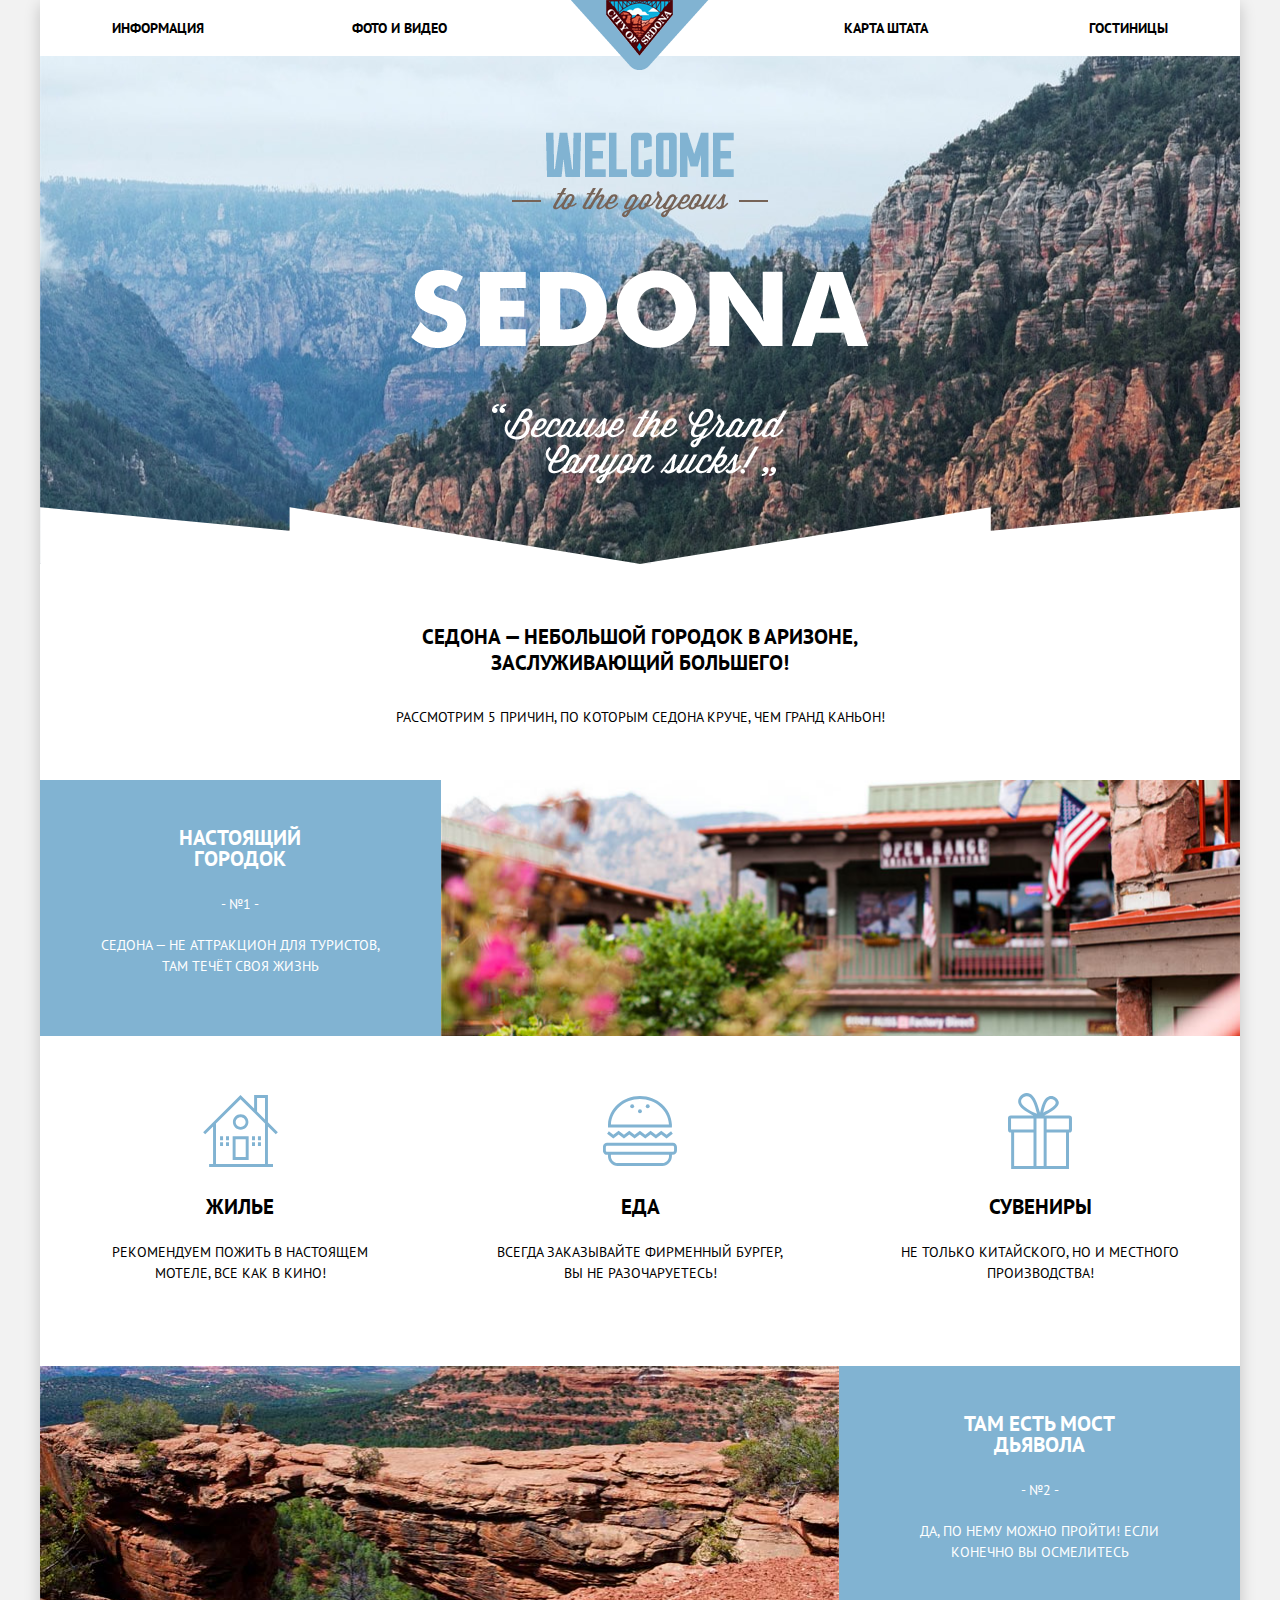
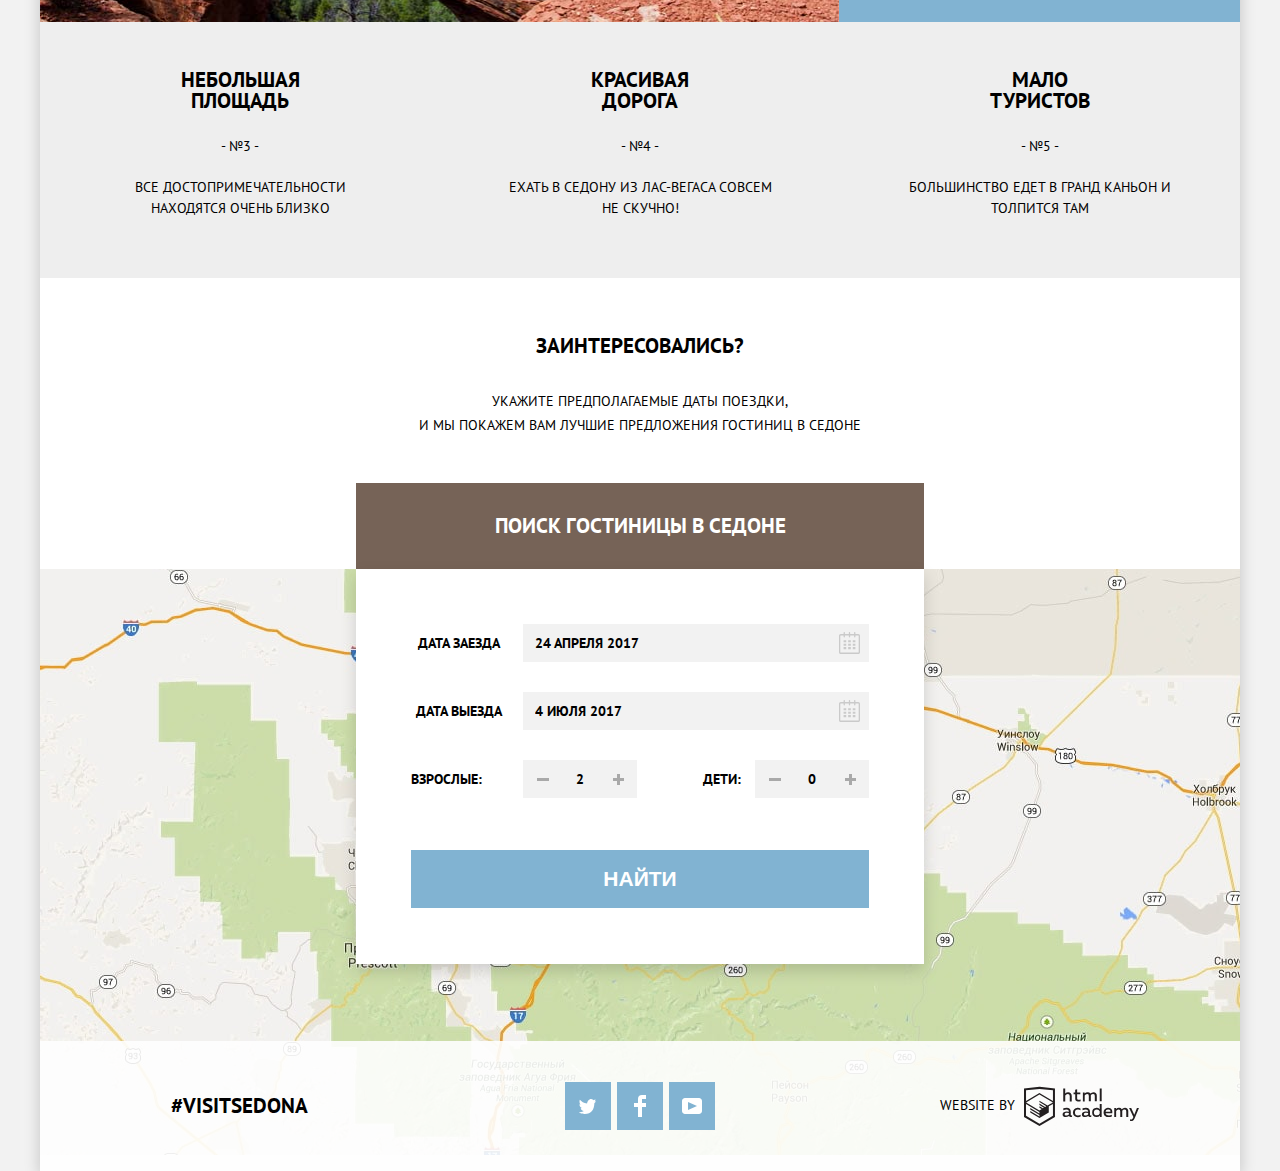
<file: index.html>
<!DOCTYPE html>
<html lang="ru">
<head>
  <meta charset="utf-8">
  <title>HTML Academy: Седона</title>
  <link href="https://fonts.googleapis.com/css?family=PT+Sans:400,700&amp;subset=cyrillic" rel="stylesheet">
  <link rel="stylesheet" href="css/normalize.css">
  <link rel="stylesheet" href="css/style.css">
</head>
<body>
  <div class="container">
    <header class="wrapper">
      <nav class="main-navigation">
        <ul class="navigation-left">
          <li><a href="info.html">Информация</a></li>
          <li><a href="#">Фото и видео</a></li>
        </ul>
        <ul class="navigation-right">
          <li><a href="state-map.html">Карта Штата</a></li>
          <li><a href="hotels.html">Гостиницы</a></li>
        </ul>
      </nav>
      <div class="header-logo">
        <a class="main-header-logo" href="index.html">
          <img src="img/logo.png" width="138" height="70" alt="Логотип сайта">
        </a>
      </div>
    </header>
    <main>
      <h1 class="visually-hidden">Добро пожаловать в Седону</h1>
      <section class="intro">
        <h2 class="visually-hidden">Город Седона</h2>
      </section>
      <section class="intro-image">
        <h3>Седона — небольшой городок в Аризоне,<br> зaслуживающий большего!</h3>
        <p>Рассмотрим 5 причин, по которым Седона круче, чем Гранд каньон!</p>
      </section>
      <section class="reasons">
        <p class="visually-hidden">Достопримечательности Седоны</p>
        <div class="reasons-item item-color">
          <h3 class="reasons-title">Настоящий <br>городок</h3>
          <span>- №1 -</span>
          <p>Седона — не аттракцион для туристов,<br> там течёт своя жизнь</p>
        </div>
        <div class="reasons-photo">
          <img src="img/index_town.jpg" alt="Настоящий городок" width="800" height="400">
        </div>
      </section>
      <section class="reasons-name">
        <div class="reasons-icon">
          <h3>Жилье</h3>
          <p>Рекомендуем пожить в настоящем мотеле, все как в кино!</p>
        </div>
        <div class="reasons-icon">
          <h3>Еда</h3>
          <p>Всегда заказывайте фирменный бургер, вы не разочаруетесь!</p>
        </div>
        <div class="reasons-icon">
          <h3>Сувениры</h3>
          <p>Не только китайского, но и местного производства!</p>
        </div>
      </section>
      <section class="reasons">
        <div class="reasons-photo">
          <img src="img/index_bridge.jpg" alt="Там есть Мост дьявола" width="800" height="400">
        </div>
        <div class="reasons-item item-color">
          <h3>Там есть Мост дьявола</h3>
          <span>- №2 -</span>
          <p>Да, по нему можно пройти! Если конечно вы осмелитесь</p>
        </div>
      </section>
      <section class="reasons">
        <div class="reasons-item">
          <h3>Небольшая<br> площадь</h3>
          <span>- №3 -</span>
          <p>Все достопримечательности находятся очень близко</p>
        </div>
        <div class="reasons-item">
          <h3>Красивая<br> дорога</h3>
          <span>- №4 -</span>
          <p>Ехать в Седону из Лас-вегаса совсем не скучно!</p>
        </div>
        <div class="reasons-item">
          <h3>Мало<br> туристов</h3>
          <span>- №5 -</span>
          <p>Большинство едет в гранд каньон и толпится там</p>
        </div>
      </section>
      <section class="finder">
        <h3 class="search">Заинтересовались?</h3>
        <p>Укажите предполагаемые даты поездки,<br> и мы покажем вам лучшие предложения гостиниц в Седоне</p>
        <button class="button switch-button" type="button">Поиск гостиницы в Седоне</button>
      </section>
      <section class="hotel-search">
        <form action="/echo" method="post" class="hotel-search-form">
         <p class="date">
          <label for="date_from">Дата заезда</label>
          <input class="date_to" type="text" id="date_from" value="24 апреля 2017">
          <button class="date-icon" type="button">
            <span class="visually-hidden">Выбрать дату</span>
            <svg xmlns="http://www.w3.org/2000/svg" width="21" height="22" viewBox="0 0 21 22">
              <path fill="#cacaca" d="M19.251 2.025h-2.845V.648c0-.381-.294-.689-.656-.689-.363 0-.656.308-.656.689v1.377h-3.938V.648c0-.381-.294-.689-.655-.689-.363 0-.657.308-.657.689v1.377H5.906V.648c0-.381-.294-.689-.656-.689-.363 0-.657.308-.657.689v1.377H1.75C.784 2.025 0 2.847 0 3.862v16.302C0 21.179.784 22 1.75 22h17.501c.966 0 1.749-.821 1.749-1.836V3.862c0-1.015-.783-1.837-1.749-1.837zm.437 18.139a.448.448 0 0 1-.437.459H1.75a.45.45 0 0 1-.438-.459V3.862a.45.45 0 0 1 .438-.459h2.844v1.378c0 .381.294.689.657.689.362 0 .656-.308.656-.689V3.403h3.938v1.378c0 .381.294.689.657.689.361 0 .655-.308.655-.689V3.403h3.938v1.378c0 .381.293.689.656.689.362 0 .656-.308.656-.689V3.403h2.845c.241 0 .437.206.437.459v16.302z"/>
              <path fill="#cacaca" d="M4.594 8.225h2.625v2.066H4.594zM4.594 11.668h2.625v2.067H4.594zM4.594 15.112h2.625v2.066H4.594zM9.188 15.112h2.625v2.066H9.188zM9.188 11.668h2.625v2.067H9.188zM9.188 8.225h2.625v2.066H9.188zM13.781 15.112h2.625v2.066h-2.625zM13.781 11.668h2.625v2.067h-2.625zM13.781 8.225h2.625v2.066h-2.625z"/>
            </svg>
          </button>
        </p>
        <p class="date">
          <label for="data_to">Дата выезда</label>
          <input class="date_to" type="text" id="data_to" value="4 июля 2017">
          <button class="date-icon" type="button">
            <span class="visually-hidden">Выбрать дату</span>
            <svg xmlns="http://www.w3.org/2000/svg" width="21" height="22" viewBox="0 0 21 22">
              <path fill="#cacaca" d="M19.251 2.025h-2.845V.648c0-.381-.294-.689-.656-.689-.363 0-.656.308-.656.689v1.377h-3.938V.648c0-.381-.294-.689-.655-.689-.363 0-.657.308-.657.689v1.377H5.906V.648c0-.381-.294-.689-.656-.689-.363 0-.657.308-.657.689v1.377H1.75C.784 2.025 0 2.847 0 3.862v16.302C0 21.179.784 22 1.75 22h17.501c.966 0 1.749-.821 1.749-1.836V3.862c0-1.015-.783-1.837-1.749-1.837zm.437 18.139a.448.448 0 0 1-.437.459H1.75a.45.45 0 0 1-.438-.459V3.862a.45.45 0 0 1 .438-.459h2.844v1.378c0 .381.294.689.657.689.362 0 .656-.308.656-.689V3.403h3.938v1.378c0 .381.294.689.657.689.361 0 .655-.308.655-.689V3.403h3.938v1.378c0 .381.293.689.656.689.362 0 .656-.308.656-.689V3.403h2.845c.241 0 .437.206.437.459v16.302z"/>
              <path fill="#cacaca" d="M4.594 8.225h2.625v2.066H4.594zM4.594 11.668h2.625v2.067H4.594zM4.594 15.112h2.625v2.066H4.594zM9.188 15.112h2.625v2.066H9.188zM9.188 11.668h2.625v2.067H9.188zM9.188 8.225h2.625v2.066H9.188zM13.781 15.112h2.625v2.066h-2.625zM13.781 11.668h2.625v2.067h-2.625zM13.781 8.225h2.625v2.066h-2.625z"/>
            </svg>
          </button>
        </p>
        <div class="sum adults">
          <label for="adults-sum-field">Взрослые:</label>
          <span class="minus">
            <button type="button"><span class="visually-hidden">Уменьшить</span></button>
          </span>
          <input class="sum_field" id="adults-sum-field" type="text" name="adults-sum" value="2" readonly>
          <span class="plus">
            <button type="button"><span class="visually-hidden">Увеличить</span></button>
          </span>
        </div>
        <div class="sum children">
          <label for="children-sum-field">Дети:</label>
          <span class="minus">
            <button type="button"><span class="visually-hidden">Уменьшить</span></button>
          </span>
          <input class="sum_field" id="children-sum-field" type="text" name="children-sum" value="0" readonly>
          <span class="plus">
            <button type="button"><span class="visually-hidden">Увеличить</span></button>
          </span>
        </div>
        <button class="button" type="submit">Найти</button>
      </form>
    </section>
    <iframe class="hotels-map" src="https://www.google.com/maps/embed?pb=!1m18!1m12!1m3!1d498354.14711935143!2d-112.0432260065006!3d34.85775535810995!2m3!1f0!2f0!3f0!3m2!1i1024!2i768!4f13.1!3m3!1m2!1s0x872da132f942b00d%3A0x5548c523fa6c8efd!2z0KHQtdC00L7QvdCwLCDQkNGA0LjQt9C-0L3QsCA4NjMzNiwg0KHQqNCQ!5e0!3m2!1sru!2sru!4v1504688934348" width="1200" height="600" style="border:0" allowfullscreen>
    </iframe>
  </main>
  <footer class="main-footer">
    <div class="page-footer">
      <div class="visitsedona-link">
        <a href="#">#visitsedona</a>
      </div>
      <div class="footer-social">
        <ul>
          <li>
            <a class="social-button" href="#">
              <span class="visually-hidden">twitter</span>
              <svg xmlns="http://www.w3.org/2000/svg" xmlns:xlink="http://www.w3.org/1999/xlink" width="17" height="15" viewBox="0 0 17 15">
                <path fill="#fff" d="M10.95.144c1.685-.496 2.984.27 3.577 1.179.673-.231 1.331-.481 2.011-.708a2.345 2.345 0 0 1-.857 1.768c.685.17 1.304-.491 1.304-.491-.169 1-1.006 1.788-1.563 2.024-.231 6.75-3.175 11.217-10.077 11.082h-.446c-.41 0-4.164-.46-4.898-1.887 2.271.196 3.893-.422 4.693-1.177-.96-.3-2.679-.477-2.979-2.95.349.106.564.228 1.19.119C1.705 8.247.374 7.53.448 5.33c.285.328 1.067.536 1.34.472C1.085 5.561-.182 2.442.894.85c1.818 1.854 3.735 3.606 7.152 3.773C8.254 2.33 9.183.793 10.95.144z"/>
              </svg>
            </a>
          </li>
          <li>
            <a class="social-button" href="#">
              <span class="visually-hidden">facebook</span>
              <svg xmlns="http://www.w3.org/2000/svg" width="12" height="22" viewBox="0 0 12 22">
                <path fill="#fff" d="M12 4V0H8a4 4 0 0 0-4 4v4H0v4h4v10h4V12h4V8H8V4h4z"/>
              </svg>
            </a>
          </li>
          <li>
            <a class="social-button" href="#">
              <span class="visually-hidden">youtube</span>
              <svg xmlns="http://www.w3.org/2000/svg" xmlns:xlink="http://www.w3.org/1999/xlink" width="20" height="16" viewBox="0 0 20 16">
                <path fill="#FFF" d="M17 0H3C1.35 0 0 1.35 0 3v10c0 1.65 1.35 3 3 3h14c1.65 0 3-1.35 3-3V3c0-1.65-1.35-3-3-3zM6.027 11.998V4.002L15.014 8l-8.987 3.998z"/>
              </svg>
            </a>
          </li>
        </ul>
      </div>
      <div class="footer-copyright">
        <p>
          website by
          <a class="academy-logo" href="https://htmlacademy.ru/intensive/htmlcss">
            <span class="visually-hidden">HTML Academy</span>
            <svg width="115" height="41" xmlns="http://www.w3.org/2000/svg" viewBox="0 0 108.08 36.85">
              <path d="M44.61,26.88a2,2,0,0,0,.55-0.1v1.33a3.25,3.25,0,0,1-1.18.21,1.67,1.67,0,0,1-1.67-1,4.84,4.84,0,0,1-3.14,1.08c-1.51,0-2.91-.83-2.91-2.55,0-2.13,2-2.79,3.71-2.79a11.08,11.08,0,0,1,2.17.25v-0.3c0-1-.76-1.77-2.19-1.77a7.42,7.42,0,0,0-3,.64v-1.7a10.21,10.21,0,0,1,3.19-.55c2.36,0,3.81,1.12,3.81,3.65v3a0.54,0.54,0,0,0,.49.59h0.17Zm-6.44-1.13A1.35,1.35,0,0,0,39.63,27h0.11a3.39,3.39,0,0,0,2.41-1V24.58a9.72,9.72,0,0,0-1.81-.21c-1,0-2.16.33-2.16,1.38h0Zm12.36-6.11a5,5,0,0,1,2.57.64V22a4.08,4.08,0,0,0-2.3-.7,2.75,2.75,0,1,0,0,5.49,5,5,0,0,0,2.43-.64v1.71a6.27,6.27,0,0,1-2.76.57A4.21,4.21,0,0,1,46,24.51q0-.21,0-0.41a4.32,4.32,0,0,1,4.18-4.46h0.38Zm12.17,7.24a2,2,0,0,0,.55-0.1v1.33a3.25,3.25,0,0,1-1.18.21,1.67,1.67,0,0,1-1.67-1,4.84,4.84,0,0,1-3.14,1.08c-1.51,0-2.91-.83-2.91-2.55,0-2.13,2-2.79,3.71-2.79a11.08,11.08,0,0,1,2.17.25v-0.3c0-1-.76-1.77-2.19-1.77a7.42,7.42,0,0,0-3,.64v-1.7a10.21,10.21,0,0,1,3.19-.55c2.36,0,3.81,1.12,3.81,3.65v3a0.54,0.54,0,0,0,.49.59h0.17Zm-6.44-1.13A1.35,1.35,0,0,0,57.73,27h0.11a3.39,3.39,0,0,0,2.41-1V24.58a9.72,9.72,0,0,0-1.81-.21c-1.06,0-2.16.33-2.16,1.38h0ZM73,16V28.2H71.35V26.88a3.88,3.88,0,0,1-3.19,1.54,4.4,4.4,0,0,1,0-8.78,3.81,3.81,0,0,1,3,1.3V16H73Zm-4.53,5.22a2.76,2.76,0,1,0,0,5.52A2.86,2.86,0,0,0,71.15,25V23A2.91,2.91,0,0,0,68.49,21.27ZM79,19.64c3.31,0,4.46,2.68,3.92,5.09H76.7c0.21,1.5,1.67,2.11,3.19,2.11a6.11,6.11,0,0,0,2.64-.59v1.6a7.14,7.14,0,0,1-3,.57C77,28.42,74.78,27,74.78,24a4.18,4.18,0,0,1,4-4.39H79Zm0.09,1.54a2.28,2.28,0,0,0-2.44,2.1v0.06H81.3A2,2,0,0,0,79.13,21.18Zm5.73,7V19.87h1.65v1a3.81,3.81,0,0,1,2.78-1.27A2.86,2.86,0,0,1,91.89,21a4.12,4.12,0,0,1,2.91-1.33A3.06,3.06,0,0,1,98,23V28.2h-1.9V23.05a1.59,1.59,0,0,0-1.42-1.75H94.42a2.8,2.8,0,0,0-2.07,1.12V28.2h-1.9V23.05A1.59,1.59,0,0,0,89,21.31H88.8a3,3,0,0,0-2.21,1.29v5.63H84.86Zm21.31-8.33h1.9l-3.91,9.46c-0.9,2.17-2.09,2.86-3.35,2.86a4.76,4.76,0,0,1-1.1-.14V30.46a2.86,2.86,0,0,0,.85.12c0.9,0,1.58-.64,2.07-1.9l0.17-.42-4-8.4h2l2.86,6.29ZM38.73,1.46V6.22a3.81,3.81,0,0,1,2.7-1.14,3.25,3.25,0,0,1,3.44,3.4v5.15H43V8.72a1.81,1.81,0,0,0-1.61-2h-0.3a2.93,2.93,0,0,0-2.32,1.39v5.52h-1.9V1.46h1.9ZM49.94,2.31v3h3V6.91h-3v3.81c0,1.1.5,1.46,1.58,1.46a4.49,4.49,0,0,0,1.69-.33v1.6A6.8,6.8,0,0,1,51,13.8a2.55,2.55,0,0,1-2.86-2.74V6.89H46.58V5.26h1.5V2.74Zm5.4,11.31V5.28H57v1A3.81,3.81,0,0,1,59.77,5a2.86,2.86,0,0,1,2.6,1.33A4.12,4.12,0,0,1,65.28,5,3.06,3.06,0,0,1,68.44,8.4v5.21h-1.9V8.46a1.59,1.59,0,0,0-1.42-1.75H64.89a2.8,2.8,0,0,0-2.07,1.12v5.78h-1.9V8.46A1.59,1.59,0,0,0,59.5,6.71H59.27A3,3,0,0,0,57.06,8v5.63H55.34ZM71.17,1.45H73V13.6H71.17V1.45ZM14.71,0H14.55L0,1.54V28.21l14.55,8.66,14.55-8.66V1.54Zm12.5,27.1L14.55,34.64,1.9,27.12V16.18l12.59,7.5V25L5.86,19.9v1.31l8.68,5.21v1.39L5.87,22.65V24l8.68,5.21,8.75-5.24V18.31L27.2,16V27.12Zm0-12.53-3.48,2-1.6,1L14.51,13v1.31L21,18.23H21l-0.14.09-1,.54-5.37-3.2V17l4.24,2.52-1,.67-3.2-1.9v1.31l2.1,1.24L14.5,22.1,2,14.65,14.51,7.11Zm0-1.32L14.49,5.76,1.91,13.25v-10L14.56,1.92,27.21,3.25v10h0Z" transform="translate(0 -0.02)" fill="#231f20"/>
            </svg>
          </a>
        </p>
      </div>
    </div>
  </footer>
</div>
<script src="js/script.js"></script>
</body>
</html>
</file>
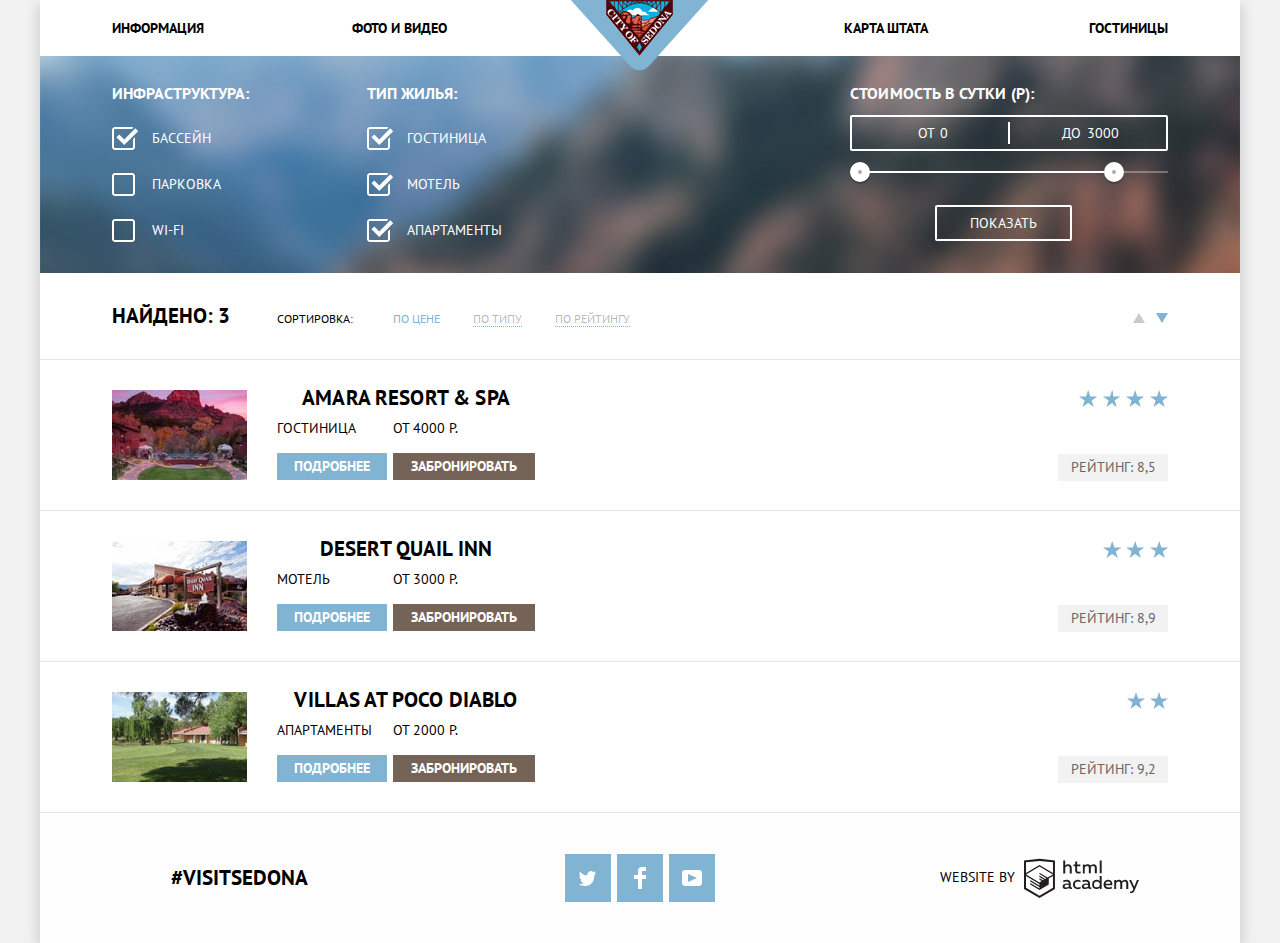
<file: hotels.html>
<!DOCTYPE html>
<html lang="ru">
<head>
  <meta charset="utf-8">
  <title>HTML Academy: Седона</title>
  <link href="https://fonts.googleapis.com/css?family=PT+Sans:400,700&amp;subset=cyrillic" rel="stylesheet">
  <link rel="stylesheet" href="css/normalize.css">
  <link rel="stylesheet" href="css/style.css">
</head>
<body>
  <div class="container">
    <header class="wrapper">
      <nav class="main-navigation">
        <ul class="navigation-left">
          <li><a href="info.html">Информация</a></li>
          <li><a href="#">Фото и видео</a></li>
        </ul>
        <ul class="navigation-right">
          <li><a href="state-map.html">Карта Штата</a></li>
          <li><a href="hotels.html">Гостиницы</a></li>
        </ul>
      </nav>
      <div class="header-logo">
        <a class="main-header-logo" href="index.html">
          <img src="img/logo.png" width="138" height="70" alt="Логотип сайта">
        </a>
      </div>
    </header>
    <main class="content">
      <h1 class="visually-hidden">Гостиницы в Седоне</h1>
      <section class="filters">
        <form class="filter wrapper" action="https://echo.htmlacademy.ru" method="post">
          <fieldset>
            <legend>Инфраструктура:</legend>
            <ul>
              <li class="filter-item">
                <input id="pool" type="checkbox" name="pool" checked>
                <label for="pool">Бассейн</label>
              </li>
              <li class="filter-item">
                <input id="parking" type="checkbox" name="parking">
                <label for="parking">Парковка</label>
              </li>
              <li class="filter-item">
                <input id="wi-fi" type="checkbox" name="wi-fi">
                <label for="wi-fi">Wi-Fi</label>
              </li>
            </ul>
          </fieldset>
          <fieldset>
           <legend>Тип жилья:</legend>
           <ul>
            <li class="filter-item">
              <input type="checkbox" name="hotel" id="hotel" checked>
              <label for="hotel">Гостиница</label>
            </li>
            <li class="filter-item">
              <input type="checkbox" name="motel" id="motel" checked>
              <label for="motel">Мотель</label>
            </li>
            <li class="filter-item">
              <input type="checkbox" name="apartment" id="apartment" checked>
              <label for="apartment">Апартаменты</label>
            </li>
          </ul>
        </fieldset>
        <div class="range">
          <div class="range-name">Стоимость в сутки (р):</div>
          <div class="range-controls">
            <label class="min-range">от <input type="text" name="min-range" value="0"></label>
            <label class="max-range">до <input type="text" name="max-range" value="3000"></label>
          </div>
          <div class="mark-controls">
            <div class="sc">
              <div class="mark"></div>
            </div>
            <div class="range-mark range-mark-min"></div>
            <div class="range-mark range-mark-max"></div>
          </div>
          <button class="button" type="submit">Показать</button>
          </div>
        </form>
      </section>
      <section class="results">
        <div class="results-mark wrapper">
         <div class="results-section">
          <p>Найдено: 3</p>
        </div>
        <div class="results-section">
          <span>Сортировка:</span>
        </div>
        <div class="results-section">
          <ul class="results-type">
            <li><a class="results-cost" href="#">по цене</a></li>
            <li><a href="#">по типу</a></li>
            <li><a href="#">по рейтингу</a></li>
          </ul>
        </div>
        <div class="results-section">
          <ul class="scrolling">
            <li><a class="cursor cursor-up" href="#"></a>
            </li>
            <li><a class="cursor cursor-down activ" href="#"></a>
            </li>
          </ul>
        </div>
      </div>
    </section>
    <section class="hotels-result">
      <div class="hotels">
        <div class="hotel-item wrapper">
          <div class="hotel-img">
            <img src="img/amara.jpg" alt="Amara Resort and Spa" width="135" height="90">
          </div>
          <div class="hotel-sort">
            <h3><a class="hotel-name" href="#">Amara Resort &amp; Spa</a></h3>
            <div class="hotel-type">
              <span>Гостиница</span>
              <span>от 4000 р.</span>
            </div>
            <div class="hotel-price">
              <a href="#" class="button info">Подробнее</a>
              <a href="#" class="button bookking">Забронировать</a>
            </div>
          </div>
          <div class="hotel-rating">
            <div class="stars stars-four"></div>
            <span>Рейтинг: 8,5</span>
          </div>
        </div>
      </div>
      <div class="hotels">
        <div class="hotel-item wrapper">
          <div class="hotel-img">
            <img src="img/desert.jpg" alt="Desert Quail Inn" width="135" height="90">
          </div>
          <div class="hotel-sort">
            <h3><a class="hotel-name" href="#">Desert Quail Inn</a></h3>
            <div class="hotel-type">
              <span>Мотель</span>
              <span>от 3000 р.</span>
            </div>
            <div class="hotel-price">
              <a href="#" class="button info">Подробнее</a>
              <a href="#" class="button bookking">Забронировать</a>
            </div>
          </div>
          <div class="hotel-rating">
            <div class="stars stars-three"></div>
            <span>Рейтинг: 8,9</span>
          </div>
        </div>
      </div>
      <div class="hotels">
        <div class="hotel-item wrapper">
          <div class="hotel-img">
            <img src="img/villas.jpg" alt="Villas at Poco Diablo" width="135" height="90">
          </div>
          <div class="hotel-sort">
            <h3><a class="hotel-name" href="#">Villas at Poco Diablo</a></h3>
            <div class="hotel-type">
              <span>Апартаменты</span>
              <span>от 2000 р.</span>
            </div>
            <div class="hotel-price">
              <a href="#" class="button info">Подробнее</a>
              <a href="#" class="button bookking">Забронировать</a>
            </div>
          </div>
          <div class="hotel-rating">
            <div class="stars stars-two"></div>
            <span>Рейтинг: 9,2</span>
          </div>
        </div>
      </div>
    </section>
  </main>
  <footer class="page-footer">
    <div class="visitsedona-link">
      <a href="#">#visitsedona</a>
    </div>
    <div class="footer-social">
      <ul>
        <li>
          <a class="social-button" href="#">
            <span class="visually-hidden">twitter</span>
            <svg xmlns="http://www.w3.org/2000/svg" xmlns:xlink="http://www.w3.org/1999/xlink" width="17" height="15" viewBox="0 0 17 15">
              <path fill="#fff" d="M10.95.144c1.685-.496 2.984.27 3.577 1.179.673-.231 1.331-.481 2.011-.708a2.345 2.345 0 0 1-.857 1.768c.685.17 1.304-.491 1.304-.491-.169 1-1.006 1.788-1.563 2.024-.231 6.75-3.175 11.217-10.077 11.082h-.446c-.41 0-4.164-.46-4.898-1.887 2.271.196 3.893-.422 4.693-1.177-.96-.3-2.679-.477-2.979-2.95.349.106.564.228 1.19.119C1.705 8.247.374 7.53.448 5.33c.285.328 1.067.536 1.34.472C1.085 5.561-.182 2.442.894.85c1.818 1.854 3.735 3.606 7.152 3.773C8.254 2.33 9.183.793 10.95.144z"/>
            </svg>
          </a>
        </li>
        <li>
          <a class="social-button" href="#">
            <span class="visually-hidden">facebook</span>
            <svg xmlns="http://www.w3.org/2000/svg" width="12" height="22" viewBox="0 0 12 22">
              <path fill="#fff" d="M12 4V0H8a4 4 0 0 0-4 4v4H0v4h4v10h4V12h4V8H8V4h4z"/>
            </svg>
          </a>
        </li>
        <li>
          <a class="social-button" href="#">
            <span class="visually-hidden">youtube</span>
            <svg xmlns="http://www.w3.org/2000/svg" xmlns:xlink="http://www.w3.org/1999/xlink" width="20" height="16" viewBox="0 0 20 16">
              <path fill="#FFF" d="M17 0H3C1.35 0 0 1.35 0 3v10c0 1.65 1.35 3 3 3h14c1.65 0 3-1.35 3-3V3c0-1.65-1.35-3-3-3zM6.027 11.998V4.002L15.014 8l-8.987 3.998z"/>
            </svg>
          </a>
        </li>
      </ul>
    </div>
    <div class="footer-copyright">
      <p>
        website by
        <a class="academy-logo" href="https://htmlacademy.ru/intensive/htmlcss">
          <span class="visually-hidden">HTML Academy</span>
          <svg width="115" height="41" xmlns="http://www.w3.org/2000/svg" viewBox="0 0 108.08 36.85">
            <path d="M44.61,26.88a2,2,0,0,0,.55-0.1v1.33a3.25,3.25,0,0,1-1.18.21,1.67,1.67,0,0,1-1.67-1,4.84,4.84,0,0,1-3.14,1.08c-1.51,0-2.91-.83-2.91-2.55,0-2.13,2-2.79,3.71-2.79a11.08,11.08,0,0,1,2.17.25v-0.3c0-1-.76-1.77-2.19-1.77a7.42,7.42,0,0,0-3,.64v-1.7a10.21,10.21,0,0,1,3.19-.55c2.36,0,3.81,1.12,3.81,3.65v3a0.54,0.54,0,0,0,.49.59h0.17Zm-6.44-1.13A1.35,1.35,0,0,0,39.63,27h0.11a3.39,3.39,0,0,0,2.41-1V24.58a9.72,9.72,0,0,0-1.81-.21c-1,0-2.16.33-2.16,1.38h0Zm12.36-6.11a5,5,0,0,1,2.57.64V22a4.08,4.08,0,0,0-2.3-.7,2.75,2.75,0,1,0,0,5.49,5,5,0,0,0,2.43-.64v1.71a6.27,6.27,0,0,1-2.76.57A4.21,4.21,0,0,1,46,24.51q0-.21,0-0.41a4.32,4.32,0,0,1,4.18-4.46h0.38Zm12.17,7.24a2,2,0,0,0,.55-0.1v1.33a3.25,3.25,0,0,1-1.18.21,1.67,1.67,0,0,1-1.67-1,4.84,4.84,0,0,1-3.14,1.08c-1.51,0-2.91-.83-2.91-2.55,0-2.13,2-2.79,3.71-2.79a11.08,11.08,0,0,1,2.17.25v-0.3c0-1-.76-1.77-2.19-1.77a7.42,7.42,0,0,0-3,.64v-1.7a10.21,10.21,0,0,1,3.19-.55c2.36,0,3.81,1.12,3.81,3.65v3a0.54,0.54,0,0,0,.49.59h0.17Zm-6.44-1.13A1.35,1.35,0,0,0,57.73,27h0.11a3.39,3.39,0,0,0,2.41-1V24.58a9.72,9.72,0,0,0-1.81-.21c-1.06,0-2.16.33-2.16,1.38h0ZM73,16V28.2H71.35V26.88a3.88,3.88,0,0,1-3.19,1.54,4.4,4.4,0,0,1,0-8.78,3.81,3.81,0,0,1,3,1.3V16H73Zm-4.53,5.22a2.76,2.76,0,1,0,0,5.52A2.86,2.86,0,0,0,71.15,25V23A2.91,2.91,0,0,0,68.49,21.27ZM79,19.64c3.31,0,4.46,2.68,3.92,5.09H76.7c0.21,1.5,1.67,2.11,3.19,2.11a6.11,6.11,0,0,0,2.64-.59v1.6a7.14,7.14,0,0,1-3,.57C77,28.42,74.78,27,74.78,24a4.18,4.18,0,0,1,4-4.39H79Zm0.09,1.54a2.28,2.28,0,0,0-2.44,2.1v0.06H81.3A2,2,0,0,0,79.13,21.18Zm5.73,7V19.87h1.65v1a3.81,3.81,0,0,1,2.78-1.27A2.86,2.86,0,0,1,91.89,21a4.12,4.12,0,0,1,2.91-1.33A3.06,3.06,0,0,1,98,23V28.2h-1.9V23.05a1.59,1.59,0,0,0-1.42-1.75H94.42a2.8,2.8,0,0,0-2.07,1.12V28.2h-1.9V23.05A1.59,1.59,0,0,0,89,21.31H88.8a3,3,0,0,0-2.21,1.29v5.63H84.86Zm21.31-8.33h1.9l-3.91,9.46c-0.9,2.17-2.09,2.86-3.35,2.86a4.76,4.76,0,0,1-1.1-.14V30.46a2.86,2.86,0,0,0,.85.12c0.9,0,1.58-.64,2.07-1.9l0.17-.42-4-8.4h2l2.86,6.29ZM38.73,1.46V6.22a3.81,3.81,0,0,1,2.7-1.14,3.25,3.25,0,0,1,3.44,3.4v5.15H43V8.72a1.81,1.81,0,0,0-1.61-2h-0.3a2.93,2.93,0,0,0-2.32,1.39v5.52h-1.9V1.46h1.9ZM49.94,2.31v3h3V6.91h-3v3.81c0,1.1.5,1.46,1.58,1.46a4.49,4.49,0,0,0,1.69-.33v1.6A6.8,6.8,0,0,1,51,13.8a2.55,2.55,0,0,1-2.86-2.74V6.89H46.58V5.26h1.5V2.74Zm5.4,11.31V5.28H57v1A3.81,3.81,0,0,1,59.77,5a2.86,2.86,0,0,1,2.6,1.33A4.12,4.12,0,0,1,65.28,5,3.06,3.06,0,0,1,68.44,8.4v5.21h-1.9V8.46a1.59,1.59,0,0,0-1.42-1.75H64.89a2.8,2.8,0,0,0-2.07,1.12v5.78h-1.9V8.46A1.59,1.59,0,0,0,59.5,6.71H59.27A3,3,0,0,0,57.06,8v5.63H55.34ZM71.17,1.45H73V13.6H71.17V1.45ZM14.71,0H14.55L0,1.54V28.21l14.55,8.66,14.55-8.66V1.54Zm12.5,27.1L14.55,34.64,1.9,27.12V16.18l12.59,7.5V25L5.86,19.9v1.31l8.68,5.21v1.39L5.87,22.65V24l8.68,5.21,8.75-5.24V18.31L27.2,16V27.12Zm0-12.53-3.48,2-1.6,1L14.51,13v1.31L21,18.23H21l-0.14.09-1,.54-5.37-3.2V17l4.24,2.52-1,.67-3.2-1.9v1.31l2.1,1.24L14.5,22.1,2,14.65,14.51,7.11Zm0-1.32L14.49,5.76,1.91,13.25v-10L14.56,1.92,27.21,3.25v10h0Z" transform="translate(0 -0.02)" fill="#231f20"/>
          </svg>
        </a>
      </p>
    </div>
  </footer>
</div>
</body>
</html>
</file>
<file: css/style.css>
*,
*:before,
*:after {
  -webkit-box-sizing: inherit;
  box-sizing: inherit;
}

html {
  -webkit-box-sizing: border-box;
  box-sizing: border-box;
}

body {
  margin: 0;
  padding: 0;
  font-family: "PT Sans", "Tahoma", sans-serif;
  font-size: 14px;
  line-height: 21px;
  font-weight: 400;
  color: #000000;
  text-transform: uppercase;
  background-color: #f2f2f2;
}
.visually-hidden {
  position: absolute;
  width: 1px;
  height: 1px;
  margin: -1px;
  border: 0;
  padding: 0;
  clip: rect(0 0 0 0);
  overflow: hidden;
}

a {
  text-decoration: none;
}

.container {
  max-width: 1200px;
  min-width: 768px;
  margin: 0 auto;
  background-color: #ffffff;
  -webkit-box-shadow: 0 5px 15px rgba( 0, 1, 1, 0.2);
  box-shadow: 0 5px 15px rgba( 0, 1, 1, 0.2);
}
.container h2,
.container h3 {
  text-align: center;
  font-size: 21px;
  font-weight: 700;
}

.wrapper {
  margin: 0 6%;
}

.main-navigation {
  display: -webkit-box;
  display: -ms-flexbox;
  display: flex;
  width: 100%;
  min-height: 56px;
  margin: 0;
  padding: 0;
  -webkit-box-pack: justify;
  -ms-flex-pack: justify;
  justify-content: space-between;
  -webkit-box-align: center;
  -ms-flex-align: center;
  align-items: center;
  line-height: 26px;
  font-weight: 700;
}

.navigation-left,
.navigation-right {
  display: -webkit-box;
  display: -ms-flexbox;
  display: flex;
  -ms-flex-wrap: wrap;
  flex-wrap: wrap;
  width: 45.45%;
  list-style: none;
}

.navigation-left {
  padding: 0;
  text-align: left;
  margin-right: auto;
}

.navigation-right {
  padding: 0;
  text-align: right;
  margin-left: auto;
}

.main-navigation li {
  width: 50%;
}

.main-navigation a {
  color: #000000;
}

.main-navigation a:hover,
.main-navigation a:focus {
  color: #81b3d2;
}

.main-navigation a:active {
  color: rgba(0, 0, 0, 0.3)
}

.main-navigation .main-navigation-current,
.main-navigation .main-navigation-current:hover {
  color: #766357;
  cursor: pointer;
}

.header-logo {
  position: relative;
  width: 138px;
  margin: 0 auto;
}

.main-header-logo {
  position: absolute;
  top: -56px;
}

.intro {
  width: 100%;
  height: 508px;
  background-color: #81b3d2;
  background-image: 
  url("../img/sedona.png"),
  url("../img/intro.png"),
  url("../img/background.jpg");
  background-repeat: no-repeat;
  background-size: 
  auto,
  contain,
  cover;
  background-position: 
  50% 76px, 
  bottom,
  50% 21%;
}

.intro-image {
  min-height: 216px;
  padding: 60px 100px 20px;
  text-align: center;
  line-height: 26px;
  background-color: #ffffff;
}

.intro-image h3 {
  margin: 0;
  margin-bottom: 28px;
}

.reasons {
  display: -webkit-box;
  display: -ms-flexbox;
  display: flex;
  min-height: 256px;
}

.reasons-item,
.reasons-goods,
.hotel-search {
  text-align: center;
}

.reasons-item,
.reasons-icon {
  width: 33.4%;
}

.reasons-item {
  padding: 47px 0 35px;
  background-color: #eeeeee;
}

.reasons-item h3,
.reasons-icon h3 {
  margin: 0 auto;
  margin-bottom: 25px;
}

.reasons-item h3 {
  width: 151px;
}

.reasons-item span {
  display: block;
  margin-bottom: 20px;
}

.reasons-item p {
  text-align: center;
  padding: 0 15%;
  margin: 0;
}

.reasons-item.item-color {
  color: #ffffff;
  background-color: #81b3d2;
}

.item-color p {
  padding: 0 12.25%;
}

.reasons-name {
  display: -webkit-box;
  display: -ms-flexbox;
  display: flex;
  min-height: 330px;
}

.reasons-icon {
  padding: 57px 0 35px;
  background-color: #ffffff;
}

.reasons-icon::before {
  display: block;
  content: "";
  width: 75px;
  height: 76px;
  margin: 0 auto;
  margin-bottom: 27px;
  background-repeat: no-repeat;
  background-position: center;
}

.reasons-icon:nth-child(1)::before {
  background-image: url("../img/icon-1.svg");
}

.reasons-icon:nth-child(2)::before {
  background-image: url("../img/icon-3.svg");
}

.reasons-icon:nth-child(3)::before {
  background-image: url("../img/icon-2.svg");
}

.reasons-icon p{
  text-align: center;
  padding: 0 14.2%;
  margin: 0;
}
.reasons-photo {
  display: -webkit-box;
  display: -ms-flexbox;
  display: flex;
  width: 66.66%;
  height: 256px;
  -webkit-box-align: center;
  -ms-flex-align: center;
  align-items: center;
  background-color: #a58564;
  overflow: hidden;
}

.reasons-photo img {
  width: 100%;
  height: auto;
}

.finder {
  margin-top: 50px;
}

.search {
  font-size: 30px;
  line-height: 36px;
  margin-bottom: 25px;
}

.finder p {
  text-align: center;
  line-height: 24px;
  margin-bottom: 46px;
}

.button {
  color: #ffffff;
  font-weight: 700;
  cursor: pointer;
}

.finder .button {
  display: block;
  width: 568px;
  min-height: 86px;
  margin: 0 auto;
  padding: 15px 30px;
  font-family: inherit;
  font-size: 21px;
  line-height: 26px;
  text-transform: uppercase;
  background-color: #766357;
  border: none;
  outline: none;
}

.finder .button:hover,
.hotel-search .button:focus {
  background-color: #604e43;
}

.finder .button:active {
  background-color: #503e33;
  color: rgba(255, 255, 255, 0.3);
}

.hotel-search {
  position: relative;
  width: 568px;
  margin: 0 auto;
}

.hotel-search-form {
  position: absolute;
  top: 0;
  width: inherit;
  min-height: 395px;
  padding: 55px;
  line-height: 26px;
  font-weight: 700;
  background-color: #ffffff;
  -webkit-box-shadow: 0 7px 15px rgba( 0, 1, 1, 0.15);
  box-shadow: 0 7px 15px rgba( 0, 1, 1, 0.15);
  -webkit-animation: bounce 0.6s;
  animation: bounce 0.6s;
  
  
}

.hotel-search-form input {
  display: inline-block;
  height: 38px;
  padding: 6px 12px;
  font: inherit;
  font-weight: inherit;
  line-height: inherit;
  text-transform: inherit;
  vertical-align: middle;
  background-color: #f2f2f2;
  border: none;
  outline: none;
}

.hotel-search-form label {
  display: inline-block;
  height: 26px;
  vertical-align: middle;
}

.date {
  position: relative;
  margin: 0;
  margin-bottom: 30px;
}

.date label,
.addults label {
  width: 95px;
  margin-right: 13px;
}

.date .date_to {
  width: 346px;
  padding-right: 40px;
}

.date .date_to:hover {
  background-color: #ebebeb;
}

.date .date_to:focus {
  background-color: #ffffff;
  -webkit-box-shadow: inset 0 0 0 2px #e5e5e5;
  box-shadow: inset 0 0 0 2px #e5e5e5;
}

.date .date-icon {
  position: absolute;
  top: 8px;
  right: 9px;
  width: 21px;
  height: 22px;
}

.date-icon,
.sum button {
  padding: 0;
  border: none;
  outline: none;
  background-color: transparent;
  background-repeat: no-repeat;
  background-position: center;
}

.date-icon:hover path,
.date-icon:focus path {
  fill: #000000;
}

.date-icon:active path {
  fill: #81b3d2;
}

.sum {
  display: -webkit-box;
  display: -ms-flexbox;
  display: flex;
  position: relative;
  -webkit-box-pack: justify;
  -ms-flex-pack: justify;
  justify-content: space-between;
  -webkit-box-align: center;
  -ms-flex-align: center;
  align-items: center;
  height: 38px;
  margin-bottom: 52px;
}

.adults {
  width: 226px;
  float: left;
}

.children {
  width: 180px;
  float: right;
}

.children label {
  width: 66px;
}

.sum_field {
  width: 114px;
  text-align: center;
}

.sum button {
  background-color: #a9a9a9;
  width: 38px;
  height: 38px;
}

.sum button:hover,
.sum button:focus {
  background-color: #000000;
}

.sum button:active {
  background-color: #81b3d2;
}

.minus,
.plus {
  display: block;
  position: absolute;
}

.minus {
  top: 0;
  right: 76px;
}

.plus {
  top: 0;
  right: 0;
}

.minus button {
  background-image: url("../img/minus.png");
  background-position: center;
}

.plus button {
  background-image: url("../img/plus.png");
  background-position: center;
}

.hotel-search-form .button {
  width: 458px;
  min-height: 58px;
  padding: 10px;
  font-size: 21px;
  line-height: inherit;
  text-transform: inherit;
  background-color: #81b3d2;
  border: none;
}

.hotel-search-form .button:hover,
.hotel-search-form .button:focus {
  background-color: #669ec0;
}

.hotel-search-form .button:active {
  color: rgba(255, 255, 255, 0.3);
  background-color: #5496bd;
}

.hotels-map {
  height: 586px;
  width: 100%;
  background-color: #dce6c7;
  background-image: url("../img/map.jpg");
  background-repeat: no-repeat;
  background-position: 50% 100%;
}

.filters {
  color: #ffffff;
  min-height: 217px;
  padding: 27px 0 30px;
  background-color: #81b3d2;
  background-image: url("../img/hotel-background.jpg");
  background-repeat: no-repeat;
  background-position: 50% 15%;
  background-size: cover;
}

.filter {
  display: -webkit-box;
  display: -ms-flexbox;
  display: flex;
  -webkit-box-align: center;
  -ms-flex-align: center;
  align-items: center;
}

.filter fieldset {
  width: 255px;
  min-height: 160px;
  border: none;
  margin: 0;
  padding: 0;
}

.filter legend {
  font-size: 16px;
  font-weight: 700;
  margin-bottom: 23px;
}

.filter ul {
  width: 110px;
  min-height: 114px;
  margin: 0;
  list-style: none;
}

.filter li {
  margin-bottom: 24px;
}

.filter li:last-child {
  margin: 0;
}

.filter .filter-item {
  position: relative;
}

.filter-item label {
  vertical-align: middle;
}

.filter input[type="checkbox"] {
  display: none;
}

.filter input[type="checkbox"]+label::before {
  content: "";
  position: absolute;
  left: -40px;
  top: 0;
  width: 27px;
  height: 23px;
  background-image: url("../img/checkbox-off.svg");
  background-repeat: no-repeat;
}

.filter input[type="checkbox"]:disabled+label::before {
  background-image: url("../img/checkbox-off-disabled.svg");
}

.filter input[type="checkbox"]:checked+label::before {
  background-image: url("../img/checkbox-on.svg");
}

.filter input[type="checkbox"]:checked:disabled+label::before {
  background-image: url("../img/checkbox-on-disabled.svg");
}

.filter .range {
  width: 318px;
  min-height: 155px;
  margin-left: auto;
  -webkit-box-sizing: content-box;
  box-sizing: content-box;
  -ms-flex-item-align: start;
  align-self: flex-start;
}

.range-name {
  margin-bottom: 11px;
  font-weight: 700;
  font-size: 16px;
  line-height: 21px;
  letter-spacing: 0.15px;
}

.range-controls {
  position: relative;
  height: 32px;
  margin-bottom: 20px;
  font-size: 0;
  border: 2px solid #ffffff;
  border-radius: 2px;
  border-right: 
}

.range-controls::after {
  content: "";
  position: absolute;
  top: 50%;
  left: 50%;
  width: 2px;
  height: 22px;
  background: #ffffff;
  -webkit-transform: translate(-50%, -50%);
  -ms-transform: translate(-50%, -50%);
  transform: translate(-50%, -50%);
}

.range-controls label {
  display: inline-block;
  padding: 0;
  font-size: 14px;
  vertical-align: middle;
}

.range-controls .min-range,
.range-controls .max-range {
  width: 30%;
  padding: 5px 0 5px 21%;
}

.range-controls .max-range {
  padding-left: 16%;
}

.range-controls input {
  width: 50px;
  margin: 0;
  color: inherit;
  font: inherit;
  background: none;
  border: none;
  outline: none;
}

.mark-controls {
  position: relative;
  margin-bottom: 32px;
}

.mark-controls .sc {
  height: 2px;
  background-color: rgba(255, 255, 255, 0.3);
}

.mark-controls .mark {
  width: 80%;
  height: 2px;
  background-color: #ffffff;
}

.range-mark {
  position: absolute;
  top: -9px;
  width: 4px;
  height: 4px;
  background-color: #ababab;
  border: 8px solid #ffffff;
  border-radius: 50%;
  -webkit-box-shadow: 0 2px 1px 0 rgba(0, 1, 1, 0.2);
  box-shadow: 0 2px 1px 0 rgba(0, 1, 1, 0.2);
  cursor: pointer;
}

.range-mark:hover {
  -webkit-transform: scale(1.1);
  -ms-transform: scale(1.1);
  transform: scale(1.1);
}

.range-mark-min {
  left: 0;
}

.range-mark-max {
  left: 80%;
}

.filter .button {
  display: block;
  width: 121px;
  height: 26px;
  margin: 32px 108px 0 85px;
  padding: 3px 6px;
  font-family: inherit;
  font-weight: 400;
  line-height: inherit;
  text-transform: inherit;
  background-color: transparent;
  border: 2px solid #ffffff;
  border-radius: 2px;
}

.filter .button:hover,
.filter .button:focus {
  color: #000000;
  background-color: #ffffff;
}

.results,
.hotels {
  border-bottom: 1px solid #e5e5e5;
}

.results-mark {
  display: -webkit-box;
  display: -ms-flexbox;
  display: flex;
  height: 86px;
  padding: 25px 0 27px;
  -webkit-box-align: baseline;
  -ms-flex-align: baseline;
  align-items: baseline;
}

.results-section {
  font-size: 12px;
  line-height: 18px;
}

.results-section:last-child {
  margin-left: auto;
}

.results-section ul {
  list-style: none;
}

.results-section p {
  font-size: 21px;
  line-height: 26px;
  font-weight: 700;
  margin: 0;
  margin-right: 47px;
}

.results-type a {
  color: rgba(0, 0, 0, 0.3);
  border-bottom: 1px dotted #81b3d2;
}

.results-section a:hover,
.results-section a:focus {
  color: #81b3d2;
}

.results-section a:active {
  color: #000000;
  border: none;
}

.results-section .results-cost {
  color: #81b3d2;
  border: none;
}

.results-type li {
  display: inline-block;
  margin-right: 30px;
  vertical-align: baseline;
}

.scrolling {
  width: 35px;
  padding: 0;
  display: -webkit-box;
  display: -ms-flexbox;
  display: flex;
  -webkit-box-pack: justify;
  -ms-flex-pack: justify;
  justify-content: space-between;
}

.cursor::before {
  content: "";
  display: inline-block;
  vertical-align: baseline;
  border: 10px solid #cacaca;
  border-right-width: 6px;
  border-left-width: 6px;
  border-right-color: transparent;
  border-left-color: transparent;
}

.cursor-up::before {
  border-top-width: 0;
}

.cursor-up:hover::before,
.cursor-up:focus::before {
  border-bottom-color: #231f20;
}

.cursor-up:active::before {
  border-bottom-color: #81b3d2;
}

.cursor-down::before {
  border-bottom-width: 0;
}

.cursor-down:hover::before,
.cursor-down:focus::before {
  border-top-color: #231f20;
}

.cursor-up:active::before {
  border-top-color: #81b3d2;
}

.cursor-down.activ:before {
  border-top-color: #81b3d2;
}

.hotel-item{
  display: -webkit-box;
  display: -ms-flexbox;
  display: flex;
  min-height: 150px;
  padding: 25px 0;
}

.hotel-img {
  width: 135px;
  height: 90px;
  margin-right: 30px;
  align-self: center;
}

.hotel-sort {
  min-width: 258px;
  min-height: 100px;
  align-self: center;
}

.hotel-sort h3 {
  margin: 0;
  margin-bottom: 7px;
  font-size: 21px;
  line-height: 26px;
}

.hotel-name {
  color: #000000;
  letter-spacing: 0.15px;
  text-align: initial;
}

.hotel-name:hover,
.hotel-name:focus {
  color: #81b3d2;
}

.hotel-name:active {
  color: rgba(0, 0, 0, 0.3);
}

.hotel-type span {
  display: inline-block;
  min-width: 110px;
  margin-bottom: 14px;
  vertical-align: middle;
}

.hotel-type span:first-child {
  margin-right: 2px;
}

.hotel-price .button {
  display: inline-block;
  min-height: 27px;
  padding: 3px 3px;
  text-align: center;
  vertical-align: bottom;
}

.info {
  width: 110px;
  margin-right: 2px;
  background-color: #81b3d2;
}

.info:hover,
.info:focus {
  background-color: #669ec0;
}

.info:active {
  color: rgba(255, 255, 255, 0.3);
  background-color: #5496bd;
}

.bookking {
  width: 142px;
  color: #ffffff;
  background-color: #766357;
}

.bookking:hover,
.bookking:focus {
  background-color: #604e43;
}

.bookking:active {
  color: rgba(255, 255, 255, 0.3);
  background-color: #503e33;
}

.hotel-rating {
  height: 92px;
  display: -webkit-box;
  display: -ms-flexbox;
  display: flex;
  -webkit-box-orient: vertical;
  -webkit-box-direction: normal;
  -ms-flex-direction: column;
  flex-direction: column;
  -webkit-box-pack: justify;
  -ms-flex-pack: justify;
  justify-content: space-between;
  margin-left: auto;
  text-align: center;
  align-self: center;
}

.stars {
  height: 18px;
  -ms-flex-item-align: end;
  align-self: flex-end;
  background-image: url("../img/star.svg");
  background-position: center left;
  background-repeat: space;
}

.stars-four {
  width: 89px;
}

.stars-three {
  width: 65px;
}

.stars-two {
  width: 41px;
}

.hotel-rating span {
  width: 110px;
  height: 27px;
  padding: 3px 0;
  color: #666666;
  background-color: #f2f2f2;
}

.main-footer {
  position: relative;
  height: 130px;
  margin-top: -120px;
}

.main-footer.page-footer {
  position: absolute;
}

.page-footer {
  display: -webkit-box;
  display: -ms-flexbox;
  display: flex;
  height: 130px;
  width: 100%;
  -webkit-box-align: center;
  -ms-flex-align: center;
  align-items: center;
  text-align: center;
  background-color: rgba(254, 254, 254, 0.9);
  z-index: 1;
}

.page-footer div {
  width: 33.33%;
}

.page-footer a {
  color: #000000;
  line-height: 26px;
}

.visitsedona-link {
  font-size: 21px;
  font-weight: 700;
}

.footer-social ul {
  display: -webkit-box;
  display: -ms-flexbox;
  display: flex;
  width: 150px;
  -webkit-box-pack: justify;
  -ms-flex-pack: justify;
  justify-content: space-between;
  margin: 0 auto;
  padding: 0;
  list-style: none;
}

.social-button {
  display: -webkit-box;
  display: -ms-flexbox;
  display: flex;
  -webkit-box-align: center;
  -ms-flex-align: center;
  align-items: center;
  -webkit-box-pack: center;
  -ms-flex-pack: center;
  justify-content: center;
  width: 46px;
  height: 48px;
  background-color: #81b3d2;
}

.social-button:hover,
.social-button:focus {
  background-color: #669ec0;
}

.social-button:active {
  background-color: #5496bd;
}

.social-button:active path {
  opacity: 0.3;
}

.footer-copyright a {
  display: inline-block;
  width: 115px;
  height: 41px;
  margin-left: 5px;
  vertical-align: middle;
}

.academy-logo:hover path,
.acedemy-logo:focus path {
  fill: #81b3d2;
}

.academy-logo:active path {
  fill: #bdbbbc;
}

.modal-show {
  display: none;
  animation: bounce 0.6s;
  
}

@keyframes bounce {
  0% {
    transform: translateY(-2000px);
  }

  70% {
    transform: translateY(30px);
  }

  90% {
    transform: translateY(-10px);
  }

  100% {
    transform: translateY(0);
  }
}
</file>
